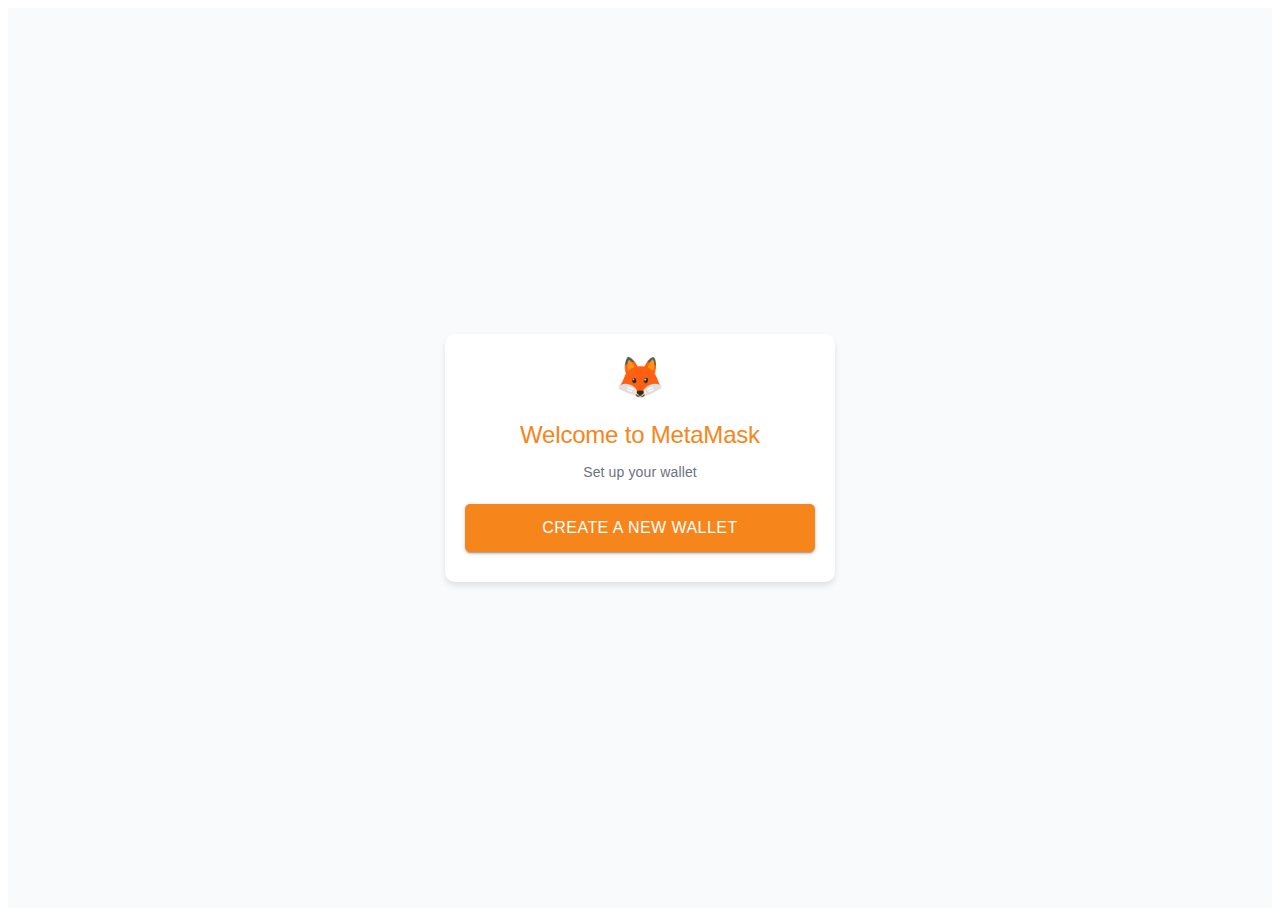
<file: simulation/index.html>
<!doctype html>
<html lang="en">
  <head>
    <meta charset="UTF-8" />
    <link rel="icon" type="image/svg+xml" href="/vite.svg" />
    <meta name="viewport" content="width=device-width, initial-scale=1.0" />
    <title>Vite + React</title>
    <script type="module" crossorigin src="./js/index-CDFvarRx.js"></script>
  </head>
  <body>
    <div id="root"></div>

  <script src="../assets/js/iframeResize.js"></script>
        
        </body>
</html>
</file>
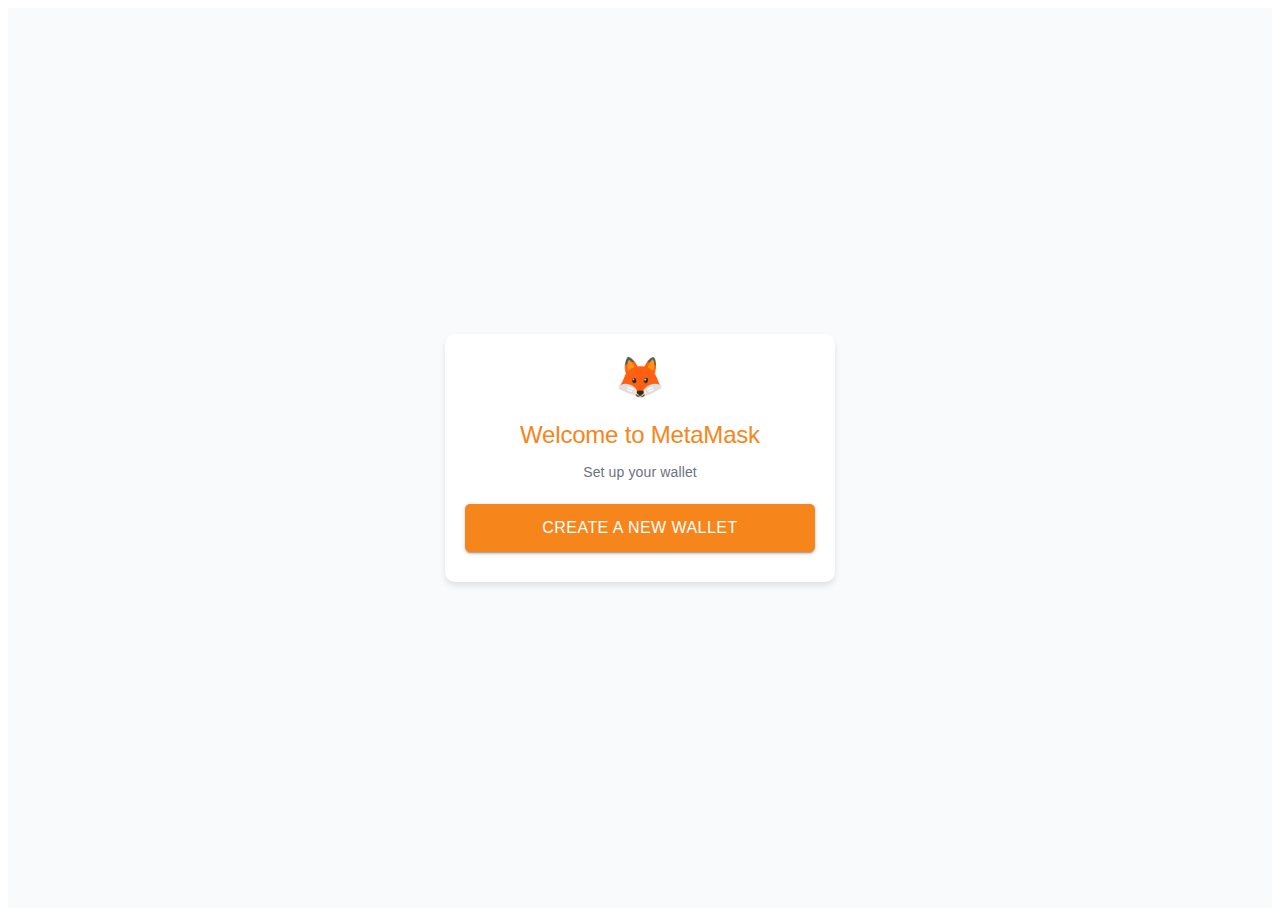
<file: experiment/simulation/index.html>
<!doctype html>
<html lang="en">
  <head>
    <meta charset="UTF-8" />
    <link rel="icon" type="image/svg+xml" href="/vite.svg" />
    <meta name="viewport" content="width=device-width, initial-scale=1.0" />
    <title>Vite + React</title>
    <script type="module" crossorigin src="./js/index-CDFvarRx.js"></script>
  </head>
  <body>
    <div id="root"></div>

  </body>
</html>
</file>
